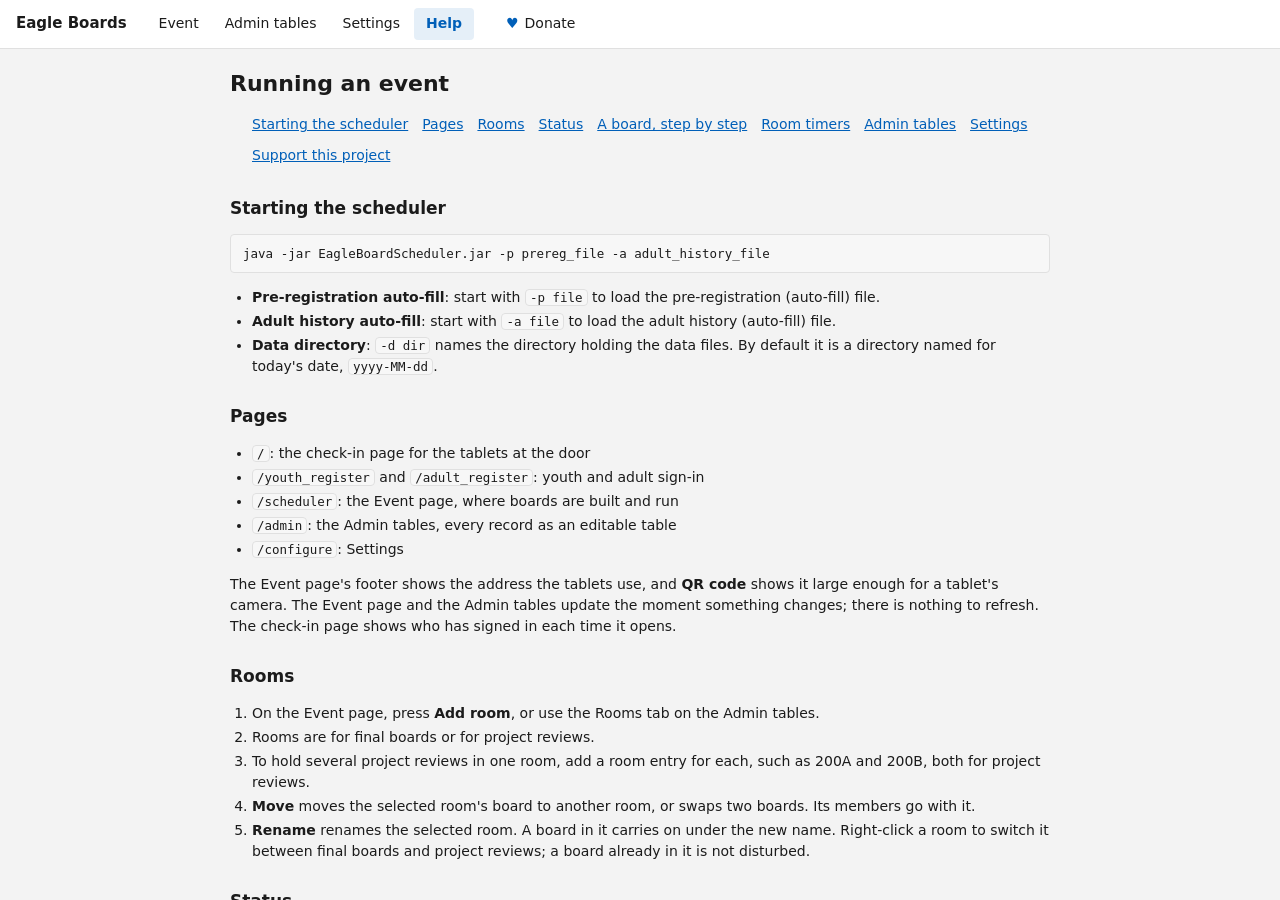
<file: src/main/resources/shkc/core/WEBROOT/help.html>
<!DOCTYPE html>
<html lang="en">
   <head>
      <meta charset="UTF-8"/>
      <meta name="viewport" content="width=device-width, initial-scale=1"/>
      <meta name="color-scheme" content="light dark"/>
      <title>Help: Eagle Boards</title>
      <link rel="stylesheet" href="eb-app.css"/>
   </head>
   <body class="eb-app">
      <header class="eb-appbar">
         <span class="eb-brand">Eagle Boards</span>
         <nav class="eb-nav" aria-label="Pages">
            <a href="/scheduler">Event</a>
            <a href="/admin" title="Every record as an editable table: correct a result, change someone's roles">Admin tables</a>
            <a href="/configure" title="Room timers and other settings">Settings</a>
            <a href="/help" aria-current="page">Help</a>
         </nav>
         <a class="eb-donate" href="/configure#support" title="Ways to support this project">Donate</a>
      </header>

      <main class="eb-page">
      <div class="eb-page-inner">
         <h1>Running an event</h1>
         <ul class="eb-toc">
            <li><a href="#Running">Starting the scheduler</a></li>
            <li><a href="#Pages">Pages</a></li>
            <li><a href="#Rooms">Rooms</a></li>
            <li><a href="#Status">Status</a></li>
            <li><a href="#Process">A board, step by step</a></li>
            <li><a href="#Timers">Room timers</a></li>
            <li><a href="#Admin">Admin tables</a></li>
            <li><a href="#Settings">Settings</a></li>
            <li><a href="#Support">Support this project</a></li>
         </ul>

         <h2 id="Running">Starting the scheduler</h2>
         <pre>java -jar EagleBoardScheduler.jar -p prereg_file -a adult_history_file</pre>
         <ul>
            <li><b>Pre-registration auto-fill</b>: start with <code>-p file</code> to load the pre-registration
               (auto-fill) file.</li>
            <li><b>Adult history auto-fill</b>: start with <code>-a file</code> to load the adult history
               (auto-fill) file.</li>
            <li><b>Data directory</b>: <code>-d dir</code> names the directory holding the data files. By default
               it is a directory named for today's date, <code>yyyy-MM-dd</code>.</li>
         </ul>

         <h2 id="Pages">Pages</h2>
         <ul>
            <li><code>/</code>: the check-in page for the tablets at the door</li>
            <li><code>/youth_register</code> and <code>/adult_register</code>: youth and adult sign-in</li>
            <li><code>/scheduler</code>: the Event page, where boards are built and run</li>
            <li><code>/admin</code>: the Admin tables, every record as an editable table</li>
            <li><code>/configure</code>: Settings</li>
         </ul>
         <p>The Event page's footer shows the address the tablets use, and <b>QR code</b> shows it large enough
            for a tablet's camera. The Event page and the Admin tables update the moment something changes;
            there is nothing to refresh. The check-in page shows who has signed in each time it opens.</p>

         <h2 id="Rooms">Rooms</h2>
         <ol>
            <li>On the Event page, press <b>Add room</b>, or use the Rooms tab on the Admin tables.</li>
            <li>Rooms are for final boards or for project reviews.</li>
            <li>To hold several project reviews in one room, add a room entry for each, such as 200A and
               200B, both for project reviews.</li>
            <li><b>Move</b> moves the selected room's board to another room, or swaps two boards. Its members
               go with it.</li>
            <li><b>Rename</b> renames the selected room. A board in it carries on under the new name. Right-click a
               room to switch it between final boards and project reviews; a board already in it is not
               disturbed.</li>
         </ol>

         <h2 id="Status">Status</h2>
         <ul>
            <li><b>Waiting</b> (stored as Registered): signed in and ready to be seated.</li>
            <li><b>Seated</b>: the adults are in the room with the application, references, and project
               workbook. The youth is still outside.</li>
            <li><b>In review</b> (stored as InProgress): the youth is in the board room.</li>
            <li><b>Completed</b>: the board is over and its decision is recorded as the result.</li>
            <li><b>Postponed</b>: the youth arrived unprepared and was sent away without seeing a board. This is
               decided before a board is seated; once the board has met the youth, its decision is the result.</li>
         </ul>

         <h2 id="Process">A board, step by step</h2>
         <ol>
            <li><b>Sign-in.</b> Youth and adults sign in on the check-in page.</li>
            <li><b>Paperwork check.</b> As youth sign in, check their write-ups and paperwork. This happens off
               screen. If the paperwork is not in order, select the youth and press <b>Postpone</b>; they can
               come back another month.</li>
            <li><b>Seating.</b> Once the paperwork is in order:
               <ol>
                  <li>Select the youth in the Youth list. It holds everyone who has signed in, in three groups:
                     Waiting, On a board, then Finished. Their board is built in the details pane on the right.</li>
                  <li>The scheduler proposes a board: a room, a chair, and the right number of members.
                     It picks with the whole waiting line in mind: it keeps adults who can chair free for
                     the boards still to come, and uses adults whose troop rules them out for youth still
                     waiting. If there aren't enough adults to do that, it still proposes the best board it can.</li>
                  <li>Under Board members, the rules are checked as you go: too few or too many members,
                     nobody who may chair, someone from the youth's own unit, or no free room. Beside an adult's
                     name, the Wood Badge mark (a banded pentagon) shows someone counting the event toward a Wood
                     Badge ticket item, and a warning triangle someone from the youth's own unit.</li>
                  <li>Until you change it, the proposed board keeps up with the event: when an adult signs in,
                     goes home, or leaves a board, it is proposed again.</li>
                  <li>To choose someone yourself, remove who you don't want (&times;) and press <b>Add</b> beside
                     an adult under Add members. <b>Fill the rest</b> then completes the board around the people you
                     chose; <b>Start over</b> proposes a whole new board. Tick <b>Show everyone</b> to see adults on
                     another board, gone home, or not serving on this kind of board.</li>
                  <li>The chair is the member with <b>Chair</b> marked. Only adults who may chair this kind of board
                     can be marked.</li>
                  <li>To use a different room, choose it under Room, or click a free room card.</li>
                  <li>Press <b>Seat board</b> (or Ctrl+Enter). The youth is now Seated.</li>
               </ol>
            </li>
            <li><b>Starting the review.</b> When the members have finished reading:
               <ol>
                  <li>Select the youth, or click their room card.</li>
                  <li>Under Leaders and parents, the details pane lists the adult who introduces the youth to the board (usually their Scoutmaster, or a leader standing in) and
                     where they are. <b>Locate</b> also looks for their leaders and parents by name and unit, and
                     <b>Link an adult</b> records someone who didn't say so at sign-in.</li>
                  <li>Press <b>Start review</b> (or Ctrl+Enter). For a board of review it names whom to fetch to introduce the youth, and where they are: the adult linked to them, or else their leader. A project review has no introduction.</li>
                  <li>Fetch the youth, and whoever introduces them, then press <b>Start review</b> in the confirmation.</li>
               </ol>
            </li>
            <li><b>Someone has to leave a board</b>, or the chair changes hands: select the youth and press
               <b>Change members</b>. Remove and add people the same way as when seating, then <b>Save members</b>.
               The room timer keeps running.</li>
            <li><b>Completing.</b> When the board has decided:
               <ol>
                  <li>Select the youth, or click their room card, and press <b>Complete</b> (or Ctrl+Enter).</li>
                  <li>Enter the board's decision and any notes: <b>Approved</b>; <b>Adjourned</b> (the board
                     postpones its decision); or <b>Not approved</b>.</li>
                  <li>The message that follows names the youth's leaders and parents who have signed in, so they
                     can be fetched. The room and its members are free again.</li>
               </ol>
            </li>
            <li><b>Undo.</b> Every step, member change, room move, and Link or Disable can be taken back with the
               <b>Undo</b> button in the message that follows it, or Ctrl+Z. Reset and Postpone ask first instead.</li>
            <li><b>Correcting a result.</b> On the Admin tables' Boards tab, change the Result. If the
               result was recorded against the wrong youth, give the youth who was actually reviewed the status
               Completed, the Result, Chair, and Members, and set the other youth's status back to Registered with
               the Result, Chair, and Members cleared. They can then be seated for their own board.</li>
         </ol>

         <h2 id="Timers">Room timers</h2>
         <p>Each room card shows how long its board has been in its current step, with a stopwatch, and the
            clock restarts at each step. While a board is convening (Seated), the timer turns overdue once the
            members have kept the youth waiting too long. Once the review starts, it shows running long and
            then overdue at the times set for final boards or project reviews. Running long is a timer clock on
            an orange tint; overdue is an alarm clock on a solid pink-red fill, so the two differ in shape and
            in lightness, not only in color. A tooltip says what each means. They are a prompt to check on the
            room, not a limit: nothing stops a board that needs longer. Set the times on the Settings page.</p>

         <h2 id="Find">Find a person</h2>
         <p>To find which room someone is in, a youth or an adult, type part of their name in <b>Find a person</b>
            under the Rooms heading (Ctrl+F goes there). The room cards narrow to the rooms holding a match, or a room
            by that name, and a line below the box says where anyone found in no room is: is waiting, isn't on a
            board, has gone home, has finished, or was postponed. Enter opens the first room found, or the youth; Esc
            clears it.</p>

         <h2 id="Admin">Admin tables</h2>
         <p>The Admin tables hold every record as an editable table:</p>
         <ul>
            <li><b>Boards</b>: every youth's board and result; correct a result here.</li>
            <li><b>Youth</b>: the youth signed in, and their details.</li>
            <li><b>Youth scheduled</b>: the youth who signed up ahead of time.</li>
            <li><b>Adults</b>: the adults signed in. Promote someone to chair here; their name, unit, contact, and
               roles change in the adult history too. <b>Add adult…</b> signs in someone who would rather not
               use the tablet: search the adult history to fill the form in for someone who has served before.</li>
            <li><b>Adult history CSV</b>: every adult who has ever signed in, read-only. <b>Last event</b> is when
               they last signed in. <b>Sign in for today</b> puts the selected adult on today's list.</li>
            <li><b>Rooms</b>: add and remove rooms.</li>
            <li><b>Approved proposals</b>: every project proposal approved at an earlier event in this data folder,
               however long ago, for a youth who comes to their board without the signed page: who, their unit,
               when, the chair, and the other members. Read only; the line above it says which events were read.</li>
         </ul>
         <p>A youth's Status is read-only in the tables. It changes only through the Event page's steps (Seat
            board, Start review, Complete, Postpone, Reset, and Undo), which take and free a room and its members.
            A result recorded against the wrong youth is taken back with Undo on the Event page, straight
            away.</p>

         <h2 id="Settings">Settings</h2>
         <ul>
            <li>The room timer times, for convening, final boards, and project reviews.</li>
         </ul>

         <h2 id="Support">Support this project</h2>
         <p>The scheduler is free, and built and kept up by a volunteer. If it helps your district's board
            events, you can chip in through any of these. The Donate link at the top of every page opens the
            same list in Settings.</p>
         <ul class="eb-support-links">
            <li><a href="https://github.com/sponsors/deekayen" target="_blank" rel="noopener">GitHub Sponsors</a></li>
            <li><a href="https://ko-fi.com/deekayen" target="_blank" rel="noopener">Ko-fi</a></li>
            <li><a href="https://liberapay.com/deekayen" target="_blank" rel="noopener">Liberapay</a></li>
            <li><a href="https://paypal.me/deekayen" target="_blank" rel="noopener">PayPal</a></li>
            <li><a href="https://venmo.com/drdnorman" target="_blank" rel="noopener">Venmo</a></li>
            <li><a href="https://buymeacoff.ee/deekayen" target="_blank" rel="noopener">Buy Me a Coffee</a></li>
         </ul>
      </div>
      </main>
   </body>
</html>
</file>
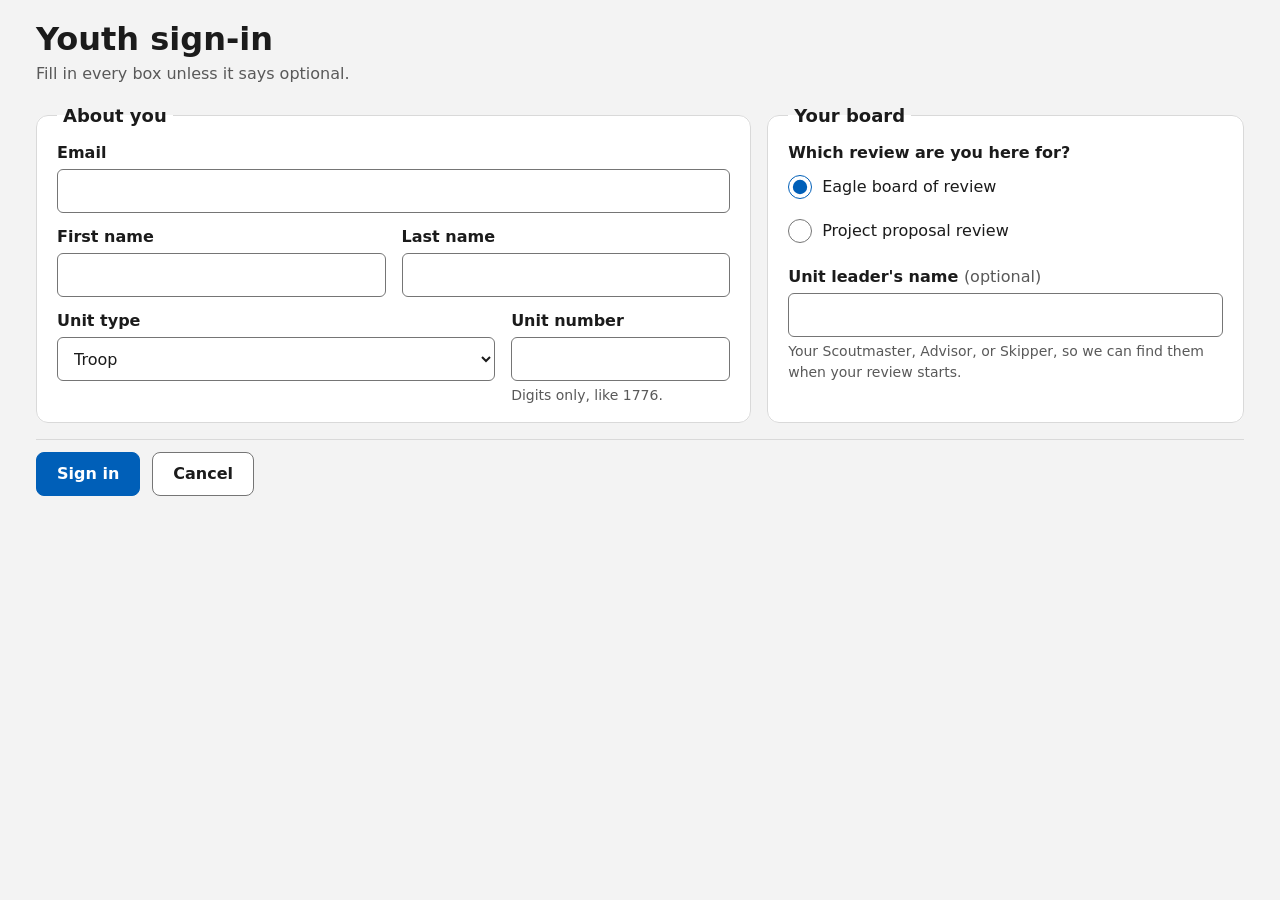
<file: src/main/resources/shkc/core/WEBROOT/youth_register.html>
<!DOCTYPE html>
<html lang="en">
   <head>
      <meta charset="UTF-8">
      <meta name="viewport" content="width=device-width, initial-scale=1">
      <meta name="color-scheme" content="light dark">
      <title>Youth sign-in: Eagle Boards</title>
      <link rel="stylesheet" href="checkin.css">
      <script src="checkin.js"></script>
   </head>
   <!-- Shared by every version of Eagle Boards (eagleboards-shared/checkin).
        Edit it there, not in a version's copy.

        Labels above their fields, which people complete faster than labels
        beside them. On a laptop the form spreads into columns so all of it,
        and Sign in, fits without scrolling; on a phone it is one column. The
        Sign in bar stays pinned to the bottom of the window either way, for
        anyone who can't scroll with a trackpad. No birthdate and no phone
        number: nothing uses either (SPEC.md D-7, D-8). -->
   <body>
      <main class="page form-page">
         <h1>Youth sign-in</h1>
         <p class="lead">Fill in every box unless it says optional.</p>

         <div id="errorSummary" class="status error" role="alert"></div>

         <form id="signInForm">
            <input type="hidden" name="ID" value="">

            <div class="form-columns">
               <fieldset>
                  <legend>About you</legend>
                  <div class="field">
                     <label for="Email">Email</label>
                     <!-- type="text", not "email": NONE is a legal answer and
                          type="email" would refuse it. inputmode still brings up
                          the @ keyboard on a tablet. -->
                     <input type="text" id="Email" name="Email" required
                            inputmode="email" autocomplete="email" autocapitalize="off" spellcheck="false"
                            data-required="Enter your email, or NONE if you don't have one.">
                  </div>
                  <div class="pair">
                     <div class="field">
                        <label for="First">First name</label>
                        <input type="text" id="First" name="First" required autocomplete="given-name">
                     </div>
                     <div class="field">
                        <label for="Last">Last name</label>
                        <input type="text" id="Last" name="Last" required autocomplete="family-name">
                     </div>
                  </div>
                  <div class="pair unit">
                     <div class="field">
                        <label for="UnitType">Unit type</label>
                        <select id="UnitType" name="UnitType" required>
                           <option value="Troop">Troop</option>
                           <option value="Post">Post</option>
                           <option value="Crew">Crew</option>
                           <option value="Ship">Ship</option>
                        </select>
                     </div>
                     <div class="field">
                        <label for="Unit">Unit number</label>
                        <input type="text" id="Unit" name="Unit" required inputmode="numeric" pattern="[0-9]+"
                               aria-describedby="Unit-hint"
                               data-required="Enter your unit number."
                               data-pattern="Unit number takes digits only, like 1776.">
                        <p class="hint" id="Unit-hint">Digits only, like 1776.</p>
                     </div>
                  </div>
               </fieldset>

               <fieldset>
                  <legend>Your board</legend>
                  <!-- Radio buttons, not a dropdown: two choices, both in view,
                       one click, nothing to open with a trackpad. The values
                       stay "Final" and "Project": they are what is stored, and
                       they match the rooms and the room timers. -->
                  <fieldset class="nested radios">
                     <legend>Which review are you here for?</legend>
                     <label class="check">
                        <input type="radio" name="BoardType" value="Final" id="BoardType" checked>
                        <span>Eagle board of review</span>
                     </label>
                     <label class="check">
                        <input type="radio" name="BoardType" value="Project" id="BoardType-project">
                        <span>Project proposal review</span>
                     </label>
                  </fieldset>
                  <div class="field">
                     <label for="Leader">Unit leader's name <span class="optional">(optional)</span></label>
                     <input type="text" id="Leader" name="Leader" autocomplete="off" aria-describedby="Leader-hint">
                     <p class="hint" id="Leader-hint">Your Scoutmaster, Advisor, or Skipper, so we can find them when your review starts.</p>
                  </div>
               </fieldset>
            </div>

            <div class="action-bar">
               <div class="actions">
                  <button type="submit" class="primary" id="submitButton">Sign in</button>
                  <button type="button" id="cancelButton">Cancel</button>
               </div>
               <p id="formStatus" class="status" role="status"></p>
            </div>
         </form>

         <dialog id="leaveDialog" aria-labelledby="leaveHeading">
            <h2 id="leaveHeading">Leave without signing in?</h2>
            <p>What you've typed here will be cleared.</p>
            <div class="actions">
               <button type="button" class="primary" id="keepButton">Keep signing in</button>
               <button type="button" id="leaveButton">Leave</button>
            </div>
         </dialog>
      </main>
      <script>
         ebSignInForm(document.getElementById("signInForm"), {
            registerPath: "/register-youth",
            lookupPath: "/api/youth-lookup",
            prefill: ["ID", "Last", "First", "UnitType", "Unit", "BoardType", "Leader"],
            send: ["Email", "ID", "Last", "First", "UnitType", "Unit", "BoardType", "Leader"]
         });
      </script>
   </body>
</html>
</file>
<file: src/main/resources/shkc/core/WEBROOT/eb-app.css>
/* ========================================================================
   eb-app.css, the operator pages' look, built from the system's own:
   system font, light/dark appearance, and accent color (SPEC.md D-16).
   Status colors are the shared status palette (--eb-st-*, D-13), never
   settings (D-19), and every status also carries text and an icon, so color
   is never the only cue. The Event page (scheduler.html) uses it; the other operator pages
   are to follow.
   ======================================================================== */

:root {
   color-scheme: light dark;

   --eb-font: system-ui, -apple-system, "Segoe UI Variable Text", "Segoe UI", Roboto, "Helvetica Neue", sans-serif;

   --eb-bg: #f3f3f3;
   --eb-surface: #ffffff;
   --eb-surface-alt: #f7f7f7;
   --eb-hover: rgba(0, 0, 0, 0.045);
   --eb-pressed: rgba(0, 0, 0, 0.08);
   --eb-line: #e0e0e0;
   --eb-line-strong: #c4c4c4;
   --eb-text: #1b1b1b;
   --eb-text-2: #5d5d5d;

   --eb-accent: #005fb8;
   --eb-accent-text: #ffffff;
   --eb-accent-soft: rgba(0, 95, 184, 0.10);
   --eb-accent-fg: #005fb8;

   --eb-warn-bg: #fff4ce;
   --eb-warn-fg: #7a5b00;
   --eb-error-bg: #fde7e9;
   --eb-error-fg: #b3261e;
   --eb-ok-bg: #dff6dd;
   --eb-ok-fg: #0f6b1d;
   --eb-neutral-bg: #ececec;
   --eb-neutral-fg: #4a4a4a;

   /* The status palette all three versions share (SPEC.md D-13 in
      eagleboards-shared, measured there by check-palette.js for contrast and
      color blindness). Change it there first. Pills are -fg on -bg. */
   --eb-st-neutral-bg: #dddddd;
   --eb-st-neutral-fg: #5b5a5b;
   --eb-st-seated-bg: #f3dfc4;
   --eb-st-seated-fg: #875107;
   --eb-st-review-bg: #c9e3ea;
   --eb-st-review-fg: #146377;
   --eb-st-completed-bg: #ddd7ef;
   --eb-st-completed-fg: #5e4aa0;
   --eb-st-long-bg: #f8d9ce;
   --eb-st-long-fg: #994122;
   --eb-st-overdue-bg: #c23d65;
   --eb-st-overdue-fg: #ffffff;

   --eb-radius: 8px;
   --eb-radius-sm: 4px;
   --eb-shadow: 0 8px 24px rgba(0, 0, 0, 0.18), 0 1px 3px rgba(0, 0, 0, 0.12);
}

@media (prefers-color-scheme: dark) {
   :root {
      --eb-bg: #1c1c1c;
      --eb-surface: #272727;
      --eb-surface-alt: #2e2e2e;
      --eb-hover: rgba(255, 255, 255, 0.06);
      --eb-pressed: rgba(255, 255, 255, 0.10);
      --eb-line: #3a3a3a;
      --eb-line-strong: #555555;
      --eb-text: #f2f2f2;
      --eb-text-2: #b4b4b4;

      --eb-accent: #4cc2ff;
      --eb-accent-text: #000000;
      --eb-accent-soft: rgba(76, 194, 255, 0.14);
      --eb-accent-fg: #7fd4ff;

      --eb-warn-bg: #433519;
      --eb-warn-fg: #ffd88a;
      --eb-error-bg: #442726;
      --eb-error-fg: #ffb4ab;
      --eb-ok-bg: #1f3b22;
      --eb-ok-fg: #9fe0a4;
      --eb-neutral-bg: #3a3a3a;
      --eb-neutral-fg: #d6d6d6;

      --eb-st-neutral-bg: #565457;
      --eb-st-neutral-fg: #d4d3d3;
      --eb-st-seated-bg: #685b3e;
      --eb-st-seated-fg: #ffdd78;
      --eb-st-review-bg: #425c62;
      --eb-st-review-fg: #9ae5ee;
      --eb-st-completed-bg: #504a65;
      --eb-st-completed-fg: #cbc2f7;
      --eb-st-long-bg: #67493e;
      --eb-st-long-fg: #fdbe9f;
      --eb-st-overdue-bg: #ff6188;
      --eb-st-overdue-fg: #221f22;
      --eb-shadow: 0 8px 24px rgba(0, 0, 0, 0.5), 0 1px 3px rgba(0, 0, 0, 0.4);
   }
}

/* The system accent where the browser exposes it (Safari, Firefox). */
@supports (color: AccentColor) {
   :root {
      --eb-accent: AccentColor;
      --eb-accent-text: AccentColorText;
      --eb-accent-fg: AccentColor;
      --eb-accent-soft: color-mix(in srgb, AccentColor 14%, transparent);
   }
}

*, *::before, *::after { box-sizing: border-box; }

html, body { height: 100%; }

body.eb-app {
   margin: 0;
   font: 14px/1.4 var(--eb-font);
   color: var(--eb-text);
   background: var(--eb-bg);
   accent-color: var(--eb-accent);
   display: flex;
   flex-direction: column;
   overflow: hidden;
}

h2, h3 { margin: 0; font-weight: 600; }
h2 { font-size: 16px; }
h3 { font-size: 14px; }
a { color: var(--eb-accent-fg); }
[hidden] { display: none !important; }

.eb-visually-hidden {
   position: absolute; width: 1px; height: 1px; overflow: hidden;
   clip: rect(0 0 0 0); white-space: nowrap;
}
.eb-spacer { flex: 1 1 auto; }
.eb-hint { color: var(--eb-text-2); font-size: 12.5px; }
.eb-warn-text { color: var(--eb-warn-fg); font-weight: 600; }
.eb-accent-text { color: var(--eb-accent-fg); }

.eb-icon {
   width: 12px; height: 12px;
   flex: 0 0 auto;
   vertical-align: -1px;
}

/* ---------------------------------------------------------------- controls */
button, .eb-button, select, input[type=search], input[type=text], textarea {
   font: inherit;
   color: var(--eb-text);
}

button, .eb-button {
   display: inline-flex;
   align-items: center;
   gap: 6px;
   min-height: 30px;
   padding: 4px 12px;
   border: 1px solid var(--eb-line-strong);
   border-radius: var(--eb-radius-sm);
   background: var(--eb-surface);
   text-decoration: none;
   cursor: pointer;
   white-space: nowrap;
}
button:hover, .eb-button:hover { background: var(--eb-surface-alt); }
button:active, .eb-button:active { background: var(--eb-pressed); }
button:disabled { opacity: 0.45; cursor: default; }
button:disabled:hover { background: var(--eb-surface); }

button.eb-accent {
   background: var(--eb-accent);
   border-color: var(--eb-accent);
   color: var(--eb-accent-text);
   font-weight: 600;
}
button.eb-accent:hover { filter: brightness(1.08); background: var(--eb-accent); }
button.eb-accent:disabled:hover { filter: none; }

.eb-icon-button {
   min-height: 28px;
   width: 28px;
   padding: 0;
   justify-content: center;
   border-color: transparent;
   background: transparent;
}
.eb-icon-button:hover { background: var(--eb-hover); }

select, input[type=search], input[type=text], textarea {
   min-height: 30px;
   padding: 4px 8px;
   border: 1px solid var(--eb-line-strong);
   border-radius: var(--eb-radius-sm);
   background: var(--eb-surface);
}
input[type=search], #d-room { width: 100%; }

:focus-visible {
   outline: 2px solid var(--eb-accent);
   outline-offset: 1px;
}

.eb-check {
   display: inline-flex;
   align-items: center;
   gap: 4px;
   font-size: 13px;
   cursor: pointer;
   white-space: nowrap;
}

/* ------------------------------------------------------------------ app bar */
.eb-appbar {
   flex: 0 0 auto;
   display: flex;
   align-items: center;
   gap: 20px;
   padding: 8px 16px;
   background: var(--eb-surface);
   border-bottom: 1px solid var(--eb-line);
}
.eb-brand { font-weight: 700; font-size: 15px; }
.eb-nav { display: flex; gap: 2px; }
.eb-nav a {
   padding: 6px 12px;
   border-radius: var(--eb-radius-sm);
   color: var(--eb-text);
   text-decoration: none;
}
.eb-nav a:hover { background: var(--eb-hover); }
.eb-nav a[aria-current=page] {
   background: var(--eb-accent-soft);
   color: var(--eb-accent-fg);
   font-weight: 600;
}
.eb-appbar-end { margin-left: auto; display: flex; gap: 8px; }

/* The Donate link (SPEC.md D-17): beside the pages, never in the event's
   panes. It goes to Settings' Support section. */
.eb-donate {
   padding: 6px 12px;
   border-radius: var(--eb-radius-sm);
   color: var(--eb-text);
   text-decoration: none;
}
.eb-donate:hover { background: var(--eb-hover); }
.eb-donate::before { content: "\2665\FE0E"; margin-right: 6px; color: var(--eb-accent-fg); }

/* ------------------------------------------------------------------- layout */
.eb-event {
   flex: 1 1 auto;
   min-height: 0;
   display: grid;
   grid-template-columns: minmax(250px, 22rem) minmax(300px, 1fr) minmax(330px, 27rem);
   grid-template-areas: "queue rooms details";
   gap: 12px;
   padding: 12px;
}
#queue-panel { grid-area: queue; }
#rooms-panel { grid-area: rooms; }
#details-panel { grid-area: details; }

/* A laptop too narrow for three columns: rooms go under the queue, and the
   details pane keeps its full height beside both. */
@media (max-width: 1100px) {
   .eb-event {
      grid-template-columns: minmax(240px, 1fr) minmax(320px, 1fr);
      grid-template-rows: minmax(0, 1fr) minmax(0, 1fr);
      grid-template-areas: "queue details" "rooms details";
   }
}

/* A phone or tablet in portrait: one column, and the page scrolls. */
@media (max-width: 700px) {
   body.eb-app { overflow: auto; height: auto; }
   .eb-appbar { flex-wrap: wrap; gap: 8px; }
   .eb-appbar-end { margin-left: 0; }
   .eb-event {
      grid-template-columns: 1fr;
      grid-template-rows: none;
      grid-template-areas: "queue" "details" "rooms";
   }
   .eb-panel { max-height: 80vh; }
}

.eb-panel {
   min-height: 0;
   min-width: 0;
   display: flex;
   flex-direction: column;
   background: var(--eb-surface);
   border: 1px solid var(--eb-line);
   border-radius: var(--eb-radius);
}
.eb-panel-head {
   flex: 0 0 auto;
   display: flex;
   align-items: center;
   gap: 8px;
   padding: 12px 12px 8px;
}
.eb-panel-head select { margin-left: auto; }
.eb-panel-tools { flex: 0 0 auto; padding: 0 12px 8px; }
.eb-panel-scroll {
   flex: 1 1 auto;
   min-height: 0;
   overflow: auto;
   padding: 0 12px 12px;
}

/* -------------------------------------------------------------- youth list */
.eb-group {
   padding: 10px 4px 4px;
   font-size: 12.5px;
   font-weight: 600;
   color: var(--eb-text-2);
}
.eb-group-empty { margin: 2px 4px 6px; }

.eb-queue-item {
   position: relative;
   display: flex;
   align-items: flex-start;
   gap: 8px;
   padding: 6px 8px 6px 12px;
   border-radius: var(--eb-radius-sm);
   cursor: pointer;
}
.eb-queue-item:hover { background: var(--eb-hover); }
.eb-queue-item.selected { background: var(--eb-pressed); }
.eb-queue-item.selected::before {
   content: "";
   position: absolute;
   left: 2px; top: 8px; bottom: 8px;
   width: 3px;
   border-radius: 2px;
   background: var(--eb-accent);
}
.eb-queue-main, .eb-member-main {
   flex: 1 1 auto;
   min-width: 0;
   display: flex;
   flex-direction: column;
}
.eb-queue-name { font-weight: 500; }
.eb-queue-side {
   flex: 0 0 auto;
   display: flex;
   flex-direction: column;
   align-items: flex-end;
   gap: 2px;
}

/* ------------------------------------------------------------ status pills */
.eb-pill {
   display: inline-flex;
   align-items: center;
   gap: 5px;
   padding: 1px 8px;
   border-radius: 999px;
   font-size: 12.5px;
   font-weight: 500;
   white-space: nowrap;
   background: var(--eb-st-neutral-bg);
   color: var(--eb-st-neutral-fg);
}
.eb-pill-seated { background: var(--eb-st-seated-bg); color: var(--eb-st-seated-fg); }
.eb-pill-inprogress { background: var(--eb-st-review-bg); color: var(--eb-st-review-fg); }
.eb-pill-completed { background: var(--eb-st-completed-bg); color: var(--eb-st-completed-fg); }

/* -------------------------------------------------------------- room cards */
.eb-room-grid {
   display: grid;
   grid-template-columns: repeat(auto-fill, minmax(180px, 1fr));
   gap: 8px;
}
.eb-room {
   display: flex;
   flex-direction: column;
   align-items: stretch;
   gap: 2px;
   min-height: 112px;
   padding: 10px 12px;
   text-align: left;
   white-space: normal;
   background: var(--eb-surface-alt);
   border: 1px solid var(--eb-line);
   border-radius: var(--eb-radius-sm);
}
.eb-room:hover { background: var(--eb-hover); }
.eb-room.selected { border-color: var(--eb-accent); box-shadow: inset 0 0 0 1px var(--eb-accent); }
.eb-room.target { border-style: dashed; border-color: var(--eb-accent); }
.eb-room-warn { border-left: 4px solid var(--eb-st-long-fg); }
.eb-room-over { border-left: 4px solid var(--eb-st-overdue-bg); }
.eb-room-head { display: flex; align-items: baseline; gap: 8px; }
.eb-room-name { font-weight: 600; flex: 1 1 auto; }
.eb-room-youth { margin-top: 6px; font-weight: 500; }
.eb-room-members { display: flex; flex-direction: column; font-size: 12.5px; color: var(--eb-text-2); }
.eb-room-members .eb-chair { color: var(--eb-text); }
.eb-room-members .eb-icon { margin-right: 4px; }
.eb-room-free { margin-top: 6px; color: var(--eb-text-2); }
.eb-room.target .eb-room-free { color: var(--eb-accent-fg); font-weight: 500; }

.eb-timer {
   display: inline-flex;
   align-items: center;
   gap: 4px;
   font-weight: 600;
   font-size: 12.5px;
   white-space: nowrap;
}
/* A clock per state (D-13): a stopwatch on time, a timer clock on the orange
   tint running long, an alarm clock on the solid fill overdue. */
.eb-timer-ok { color: var(--eb-text-2); }
.eb-timer-warn { color: var(--eb-st-long-fg); background: var(--eb-st-long-bg); padding: 0 6px; border-radius: 999px; }
.eb-timer-over { color: var(--eb-st-overdue-fg); background: var(--eb-st-overdue-bg); padding: 0 6px; border-radius: 999px; }
.eb-timer .eb-icon { width: 13px; height: 13px; }

/* ----------------------------------------------------------- details pane */
.eb-details { padding-top: 16px; }
.eb-details h3 { margin: 16px 0 6px; }
.eb-details-empty {
   height: 100%;
   display: flex;
   align-items: center;
   justify-content: center;
   text-align: center;
   color: var(--eb-text-2);
   padding: 24px;
}
.eb-details-head h2 { font-size: 20px; }
.eb-details-head .eb-hint { margin: 2px 0 6px; }
.eb-section-head { display: flex; align-items: center; gap: 6px; margin: 16px 0 6px; }
.eb-section-head h3 { margin: 0; }
.eb-section-gap { margin-top: 20px; }
.eb-details .eb-hint { margin: 0 0 8px; }

.eb-member-list, .eb-adult-list, .eb-rules { list-style: none; margin: 0; padding: 0; }
.eb-member, .eb-adult {
   display: flex;
   align-items: center;
   gap: 8px;
   padding: 6px 8px;
   border-radius: var(--eb-radius-sm);
}
.eb-member-list .eb-member {
   border: 1px solid var(--eb-line);
   background: var(--eb-surface-alt);
   margin-bottom: 4px;
}
.eb-member-main .eb-icon { margin-right: 4px; color: var(--eb-accent-fg); }
/* The marks after an adult's name (SPEC.md D-20): the Wood Badge pentagon in
   its own colors, and the same-unit warning. */
.eb-mark {
   display: inline-flex;
   margin-left: 5px;
   vertical-align: -2px;
}
.eb-mark-wb { width: 15px; height: 15px; }
.eb-member-main .eb-mark-unit .eb-icon { width: 13px; height: 13px; margin-right: 0; color: var(--eb-warn-fg); }
.eb-adult:hover { background: var(--eb-hover); }
.eb-adult.eb-unavailable .eb-member-main > span:first-child { color: var(--eb-text-2); }
.eb-adult-list { margin-top: 6px; }
.eb-member-list > .eb-hint, .eb-adult-list > .eb-hint { padding: 4px 2px; }

.eb-rules { margin: 6px 0 2px; }
.eb-rule {
   display: flex;
   align-items: flex-start;
   gap: 6px;
   padding: 3px 0;
   font-size: 13px;
}
.eb-rule .eb-icon { margin-top: 3px; }
.eb-rule-error { color: var(--eb-error-fg); }
.eb-rule-warn { color: var(--eb-warn-fg); }
.eb-rule-ok { color: var(--eb-ok-fg); }

.eb-actions { display: flex; flex-wrap: wrap; gap: 8px; margin: 12px 0 4px; }

.eb-facts { display: grid; grid-template-columns: max-content 1fr; gap: 4px 12px; margin: 12px 0; }
.eb-facts dt { color: var(--eb-text-2); }
.eb-facts dd { margin: 0; }

/* ------------------------------------------------ footer and QR window */
.eb-footer {
   flex: 0 0 auto;
   display: flex;
   flex-wrap: wrap;
   align-items: center;
   gap: 12px;
   padding: 0 16px 10px;
   font-size: 13px;
   color: var(--eb-text-2);
}
.eb-qr-dialog .eb-dialog-body { text-align: center; }
.eb-qr {
   display: block;
   width: min(60vh, 360px);
   aspect-ratio: 1;
   margin: 4px auto 0;
   image-rendering: pixelated;
}
.eb-qr-url { margin: 12px 0 4px; font-size: 20px; font-weight: 600; word-break: break-all; }

/* --------------------------------------------- persistent messages (D-14) */
.eb-messages:empty, .eb-messages:not(:has(> :not([hidden]))) { display: none; }
.eb-messages { margin: 0 12px 8px; }
.eb-details .eb-messages { margin: 10px 0 4px; }
.eb-messages-page { margin: 8px 12px 0; }
.eb-message {
   display: flex;
   align-items: flex-start;
   gap: 8px;
   padding: 8px 10px;
   border-radius: var(--eb-radius-sm);
   border: 1px solid transparent;
}
.eb-message-error { background: var(--eb-error-bg); color: var(--eb-error-fg); border-color: color-mix(in srgb, var(--eb-error-fg) 30%, transparent); }
.eb-message-ok { background: var(--eb-surface-alt); border-color: var(--eb-line); }
.eb-message-body { flex: 1 1 auto; }
.eb-message-actions { display: flex; align-items: center; gap: 4px; flex: 0 0 auto; }
.eb-message-undo { min-height: 26px; padding: 2px 10px; }
.eb-message-dismiss {
   min-height: 26px; width: 26px; padding: 0;
   justify-content: center;
   border-color: transparent;
   background: transparent;
   color: inherit;
   font-size: 16px;
}

/* ------------------------------------------------ dialogs (P-4) and menus (P-1) */
dialog.eb-dialog {
   min-width: 320px;
   max-width: min(520px, calc(100vw - 32px));
   padding: 0;
   border: 1px solid var(--eb-line);
   border-radius: var(--eb-radius);
   background: var(--eb-surface);
   color: var(--eb-text);
   box-shadow: var(--eb-shadow);
}
dialog.eb-dialog::backdrop { background: rgba(0, 0, 0, 0.35); }
.eb-dialog-title { padding: 20px 24px 0; font-size: 18px; }
.eb-dialog-body { padding: 12px 24px; }
.eb-dialog-body select, .eb-dialog-body input, .eb-dialog-body textarea { margin-top: 4px; max-width: 100%; }
.eb-dialog-buttons {
   display: flex;
   justify-content: flex-end;
   gap: 8px;
   padding: 16px 24px;
   background: var(--eb-surface-alt);
   border-top: 1px solid var(--eb-line);
   border-radius: 0 0 var(--eb-radius) var(--eb-radius);
}
.eb-dialog-buttons button { min-width: 88px; justify-content: center; }

.eb-context-menu {
   position: fixed;
   inset: auto;
   margin: 0;
   padding: 4px;
   min-width: 180px;
   border: 1px solid var(--eb-line);
   border-radius: var(--eb-radius);
   background: var(--eb-surface);
   color: var(--eb-text);
   box-shadow: var(--eb-shadow);
}
.eb-context-menu button {
   display: flex;
   width: 100%;
   border: none;
   background: none;
   min-height: 30px;
}
.eb-context-menu button:hover, .eb-context-menu button:focus-visible { background: var(--eb-hover); }

/* ----------------------------------------------- pages that scroll (Help, Settings) */
.eb-page {
   flex: 1 1 auto;
   min-height: 0;
   overflow: auto;
   padding: 16px;
}
.eb-page-inner { max-width: 820px; margin: 0 auto; }
.eb-page h1 { font-size: 22px; margin: 4px 0 12px; }
.eb-page h2 { margin: 28px 0 8px; font-size: 17px; }
.eb-page h3 { margin: 16px 0 6px; }
.eb-page p, .eb-page li { line-height: 1.5; }
.eb-page ol, .eb-page ul { padding-left: 22px; }
.eb-page li { margin: 3px 0; }
.eb-page code, .eb-page pre {
   font-family: ui-monospace, "SF Mono", Menlo, Consolas, monospace;
   font-size: 12.5px;
   background: var(--eb-surface-alt);
   border: 1px solid var(--eb-line);
   border-radius: var(--eb-radius-sm);
}
.eb-page code { padding: 0 4px; }
.eb-page pre { padding: 10px 12px; overflow-x: auto; }
.eb-toc { display: flex; flex-wrap: wrap; gap: 4px 14px; margin: 0 0 8px; padding: 0; list-style: none; }
.eb-card {
   background: var(--eb-surface);
   border: 1px solid var(--eb-line);
   border-radius: var(--eb-radius);
   padding: 16px 20px;
   margin-bottom: 16px;
}

/* The funding links (Settings, Help): a row of link buttons. */
.eb-support-links { display: flex; flex-wrap: wrap; gap: 8px; list-style: none; margin: 8px 0 0; padding: 0; }
.eb-page .eb-support-links { padding: 0; }
.eb-page .eb-support-links li { margin: 0; }
.eb-support-links a {
   display: inline-flex;
   align-items: center;
   min-height: 30px;
   padding: 4px 12px;
   border: 1px solid var(--eb-line-strong);
   border-radius: var(--eb-radius-sm);
   background: var(--eb-surface);
   color: var(--eb-text);
   text-decoration: none;
}
.eb-support-links a:hover { background: var(--eb-surface-alt); }
.eb-support-links a::after { content: "\2197"; margin-left: 6px; color: var(--eb-text-2); }
/* The Venmo QR code (Settings): the SVG brings its own white ground, so it
   scans the right way round in dark mode too. */
.eb-support-qr { display: flex; align-items: center; gap: 16px; margin: 16px 0 0; }
.eb-support-qr img { width: 132px; height: 132px; border-radius: var(--eb-radius-sm); }
.eb-support-qr figcaption { color: var(--eb-text-2); }

/* Forms (Settings) */
.eb-field {
   display: grid;
   grid-template-columns: 1fr 90px;
   align-items: center;
   gap: 12px;
   padding: 8px 0;
   border-bottom: 1px solid var(--eb-line);
}
.eb-field:last-of-type { border-bottom: none; }
.eb-field input[type=number] {
   min-height: 30px;
   padding: 4px 8px;
   border: 1px solid var(--eb-line-strong);
   border-radius: var(--eb-radius-sm);
   background: var(--eb-surface);
   font: inherit;
   color: var(--eb-text);
   width: 100%;
}
.eb-field .eb-hint { display: block; margin-top: 2px; }

/* ------------------------------------------------------------- tabs (Admin) */
.eb-tabs {
   flex: 0 0 auto;
   display: flex;
   flex-wrap: wrap;
   gap: 2px;
   padding: 8px 12px 0;
   border-bottom: 1px solid var(--eb-line);
}
.eb-tabs button {
   border: none;
   border-radius: var(--eb-radius-sm) var(--eb-radius-sm) 0 0;
   background: transparent;
   padding: 8px 14px;
   position: relative;
}
.eb-tabs button:hover { background: var(--eb-hover); }
.eb-tabs button.active { font-weight: 600; }
.eb-tabs button.active::after {
   content: "";
   position: absolute;
   left: 10px; right: 10px; bottom: -1px;
   height: 3px;
   border-radius: 2px;
   background: var(--eb-accent);
}
.eb-tabpanel { display: none; }
.eb-tabpanel.active {
   flex: 1 1 auto;
   min-height: 0;
   display: flex;
   flex-direction: column;
   padding: 8px 12px 12px;
}
.eb-toolbar {
   flex: 0 0 auto;
   display: flex;
   flex-wrap: wrap;
   align-items: center;
   gap: 8px;
   padding: 0 0 8px;
}
.eb-toolbar .eb-sep { width: 1px; align-self: stretch; background: var(--eb-line); margin: 2px 4px; }
.eb-toolbar label { display: inline-flex; align-items: center; gap: 6px; }
.eb-grid { flex: 1 1 auto; min-height: 0; }
button.eb-danger { color: var(--eb-error-fg); }

/* Tabulator (the Admin tables) in the same theme, light and dark. */
.eb-app .tabulator {
   background: var(--eb-surface);
   border: 1px solid var(--eb-line);
   border-radius: var(--eb-radius-sm);
   color: var(--eb-text);
   font-size: 13px;
}
.eb-app .tabulator .tabulator-header,
.eb-app .tabulator .tabulator-header .tabulator-col {
   background: var(--eb-surface-alt);
   color: var(--eb-text);
   border-color: var(--eb-line);
}
.eb-app .tabulator .tabulator-header { border-bottom: 1px solid var(--eb-line-strong); font-weight: 600; }
.eb-app .tabulator .tabulator-header .tabulator-col.tabulator-sortable:hover { background: var(--eb-hover); }
.eb-app .tabulator .tabulator-header .tabulator-header-filter input,
.eb-app .tabulator .tabulator-header .tabulator-header-filter select {
   background: var(--eb-surface);
   color: var(--eb-text);
   border: 1px solid var(--eb-line-strong);
   border-radius: 3px;
   padding: 2px 4px;
   font-weight: 400;
}
.eb-app .tabulator .tabulator-tableholder { background: var(--eb-surface); }
.eb-app .tabulator .tabulator-tableholder .tabulator-placeholder span { color: var(--eb-text-2); }
.eb-app .tabulator-row { background: var(--eb-surface); color: var(--eb-text); border-bottom: 1px solid var(--eb-line); }
.eb-app .tabulator-row.tabulator-row-even { background: var(--eb-surface-alt); }
.eb-app .tabulator-row .tabulator-cell { border-right: 1px solid var(--eb-line); }
.eb-app .tabulator-row.tabulator-selectable:hover { background: var(--eb-hover); }
.eb-app .tabulator-row.tabulator-selected,
.eb-app .tabulator-row.tabulator-selected:hover { background: var(--eb-accent-soft); }
.eb-app .tabulator-row .tabulator-cell.tabulator-editing { border: 1px solid var(--eb-accent); }
.eb-app .tabulator-row .tabulator-cell.tabulator-editing input,
.eb-app .tabulator-row .tabulator-cell.tabulator-editing select { background: var(--eb-surface); color: var(--eb-text); }
.eb-app .tabulator-edit-list { background: var(--eb-surface); color: var(--eb-text); border: 1px solid var(--eb-line); }
.eb-app .tabulator-edit-list .tabulator-edit-list-item { color: var(--eb-text); }
.eb-app .tabulator-edit-list .tabulator-edit-list-item:hover,
.eb-app .tabulator-edit-list .tabulator-edit-list-item.active { background: var(--eb-accent); color: var(--eb-accent-text); }

/* ---------------------------------------------- high contrast (D-13, D-16) */
@media (forced-colors: active) {
   .eb-pill, .eb-timer-warn, .eb-timer-over, .eb-room, .eb-member { border: 1px solid CanvasText; }
   .eb-timer-over { forced-color-adjust: none; background: Highlight; color: HighlightText; border-color: HighlightText; }
   .eb-queue-item.selected, .eb-room.selected { outline: 2px solid Highlight; }
   .eb-queue-item.selected::before { background: Highlight; }
   .eb-mark-wb { forced-color-adjust: none; }
}
</file>
<file: src/main/resources/shkc/core/WEBROOT/checkin.css>
/* ========================================================================
   checkin.css: the check-in pages the tablets at the door load, shared by
   every version of Eagle Boards (see README.md in this folder).

   Built to WCAG 2.2 AA. Every text and control color below is a pair that
   scripts/check-contrast.js measures, in light and in dark; do not add a
   color without adding its pair there. In brief:

     1.4.3  text        4.5:1 or better (all pairs here are 4.5:1+,
                         including the large text that only needs 3:1)
     1.4.11 controls     field borders and the focus ring 3:1 or better
     1.4.1  color        errors and states also say so in words
     1.4.4, 1.4.10, 1.4.12  sizes in rem, one column at 320px, no fixed
                         heights on text, so zoom and text spacing reflow
     2.4.7  focus        a 3px ring on every control, never removed
     2.5.8  targets      every control at least 44px tall
     2.4.11 focus        the pinned Sign in bar never hides the field in
                         focus (scroll-padding-bottom)

   Built for a shared laptop, too: on a laptop-sized window the whole form
   fits without scrolling (the fields spread into columns on a wide screen),
   and Sign in / Cancel stay pinned to the bottom of the window whatever the
   screen, so nobody has to scroll with a trackpad to find them.

   The system's accent color is deliberately not used: a tablet whose owner
   chose yellow would put yellow text on white. The colors are fixed and
   measured instead. Light or dark follows the device (prefers-color-scheme),
   and Windows High Contrast (forced-colors) gets system colors throughout.
   ======================================================================== */

:root {
   color-scheme: light dark;

   --font: system-ui, -apple-system, "Segoe UI Variable Text", "Segoe UI", Roboto, "Helvetica Neue", sans-serif;

   --bg: #f3f3f3;
   --surface: #ffffff;
   --surface-alt: #f7f7f7;
   --text: #1b1b1b;
   --text-2: #595959;
   --divider: #d9d9d9;
   --control-border: #757575;
   --accent: #005fb8;
   --accent-text: #ffffff;
   --accent-fg: #005fb8;
   --focus: #005fb8;
   --error-fg: #a4221c;
   --error-bg: #fdecea;
   --disabled-fg: #6b6b6b;
   --disabled-bg: #ebebeb;
   --backdrop: rgba(0, 0, 0, 0.45);
}

@media (prefers-color-scheme: dark) {
   :root {
      --bg: #1c1c1c;
      --surface: #272727;
      --surface-alt: #2e2e2e;
      --text: #f2f2f2;
      --text-2: #bdbdbd;
      --divider: #3d3d3d;
      --control-border: #9a9a9a;
      --accent: #4cc2ff;
      --accent-text: #000000;
      --accent-fg: #7fd4ff;
      --focus: #7fd4ff;
      --error-fg: #ffb4ab;
      --error-bg: #3f2422;
      --disabled-fg: #a3a3a3;
      --disabled-bg: #333333;
      --backdrop: rgba(0, 0, 0, 0.65);
   }
}

*, *::before, *::after { box-sizing: border-box; }

html { font-size: 100%; scroll-padding-bottom: 7rem; }

body {
   margin: 0;
   min-height: 100vh;
   font: 1rem/1.5 var(--font);
   color: var(--text);
   background: var(--bg);
   accent-color: var(--accent);
   -webkit-text-size-adjust: 100%;
}

a { color: var(--accent-fg); text-underline-offset: 0.15em; }

[hidden] { display: none !important; }

.visually-hidden {
   position: absolute;
   width: 1px; height: 1px;
   margin: -1px; padding: 0;
   overflow: hidden;
   clip: rect(0 0 0 0);
   white-space: nowrap;
   border: 0;
}

/* 2.4.7: one visible focus ring for everything, 3px, offset so it never sits
   on the same color as a filled button. */
:focus-visible {
   outline: 3px solid var(--focus);
   outline-offset: 2px;
}

.page {
   max-width: 60rem;
   margin: 0 auto;
   padding: 2rem 1.25rem 3rem;
}

/* A form uses the width a laptop has: one column on a phone, two or three
   on a wider screen, so the whole form fits without scrolling. */
.form-page { max-width: 78rem; padding-top: 1.25rem; padding-bottom: 0; }
.form-page h1 { margin-top: 0; font-size: clamp(1.625rem, 3.5vw, 2rem); }
.form-page .lead { margin-bottom: 1rem; font-size: 1rem; }

.form-columns { display: grid; grid-template-columns: 1fr; gap: 1rem; }
.form-columns > fieldset { margin: 0; }
@media (min-width: 52rem) {
   .form-columns { grid-template-columns: 3fr 2fr; }
   .form-columns.three > :last-child { grid-column: 1 / -1; }
}
@media (min-width: 60rem) {
   .form-columns.three { grid-template-columns: 5fr 3fr 3fr; }
   .form-columns.three > :last-child { grid-column: auto; }
}

h1 {
   margin: 0.5rem 0 0.25rem;
   font-size: clamp(1.75rem, 5vw, 2.75rem);
   line-height: 1.2;
}
.welcome h1, .welcome .lead { text-align: center; }
h2 { margin: 0; font-size: 1.25rem; line-height: 1.3; }
h3 { margin: 0; font-size: 1.125rem; line-height: 1.3; }

.lead {
   margin: 0 0 1.75rem;
   font-size: clamp(1.0625rem, 2.4vw, 1.25rem);
   color: var(--text-2);
}

.hint { margin: 0.25rem 0 0; font-size: 0.875rem; color: var(--text-2); }

/* ---------------------------------------------------------- welcome page */
.choices {
   display: grid;
   grid-template-columns: repeat(auto-fit, minmax(15rem, 1fr));
   gap: 1rem;
   margin: 0 0 2rem;
}

/* The two ways in are links (they go to another page), drawn as big tiles,
   both alike: when one was filled, people took it for already chosen. */
.choice {
   display: flex;
   flex-direction: column;
   justify-content: center;
   gap: 0.25rem;
   min-height: 7.5rem;
   padding: 1.25rem 1.5rem;
   border: 2px solid var(--control-border);
   border-radius: 0.75rem;
   background: var(--surface);
   color: var(--text);
   text-decoration: none;
}
.choice-title { font-size: 1.625rem; font-weight: 700; line-height: 1.2; }
.choice-detail { font-size: 1rem; color: var(--text-2); }
.choice:hover { background: var(--surface-alt); }

.lists {
   display: grid;
   grid-template-columns: repeat(auto-fit, minmax(17rem, 1fr));
   gap: 1rem;
}

.card {
   background: var(--surface);
   border: 1px solid var(--divider);
   border-radius: 0.75rem;
   padding: 1rem 1.25rem 1.25rem;
}
.card-head {
   display: flex;
   flex-wrap: wrap;
   align-items: center;
   justify-content: space-between;
   gap: 0.5rem;
   margin-bottom: 0.5rem;
}

.list-scroll { max-height: 22rem; overflow-y: auto; }

table { width: 100%; border-collapse: collapse; font-size: 1rem; }
th {
   text-align: left;
   font-size: 0.875rem;
   font-weight: 600;
   color: var(--text-2);
   padding: 0.25rem 0.5rem 0.375rem 0;
   border-bottom: 1px solid var(--divider);
}
td { padding: 0.5rem 0.5rem 0.5rem 0; border-bottom: 1px solid var(--divider); vertical-align: top; }
td.time { color: var(--text-2); white-space: nowrap; }
.empty { margin: 0.5rem 0 0; color: var(--text-2); }

.lists-heading { margin: 1.5rem 0 0.75rem; }

/* ------------------------------------------------------------------ forms */
form { margin: 0; }

fieldset {
   margin: 0 0 1rem;
   padding: 0.75rem 1.25rem 1rem;
   background: var(--surface);
   border: 1px solid var(--divider);
   border-radius: 0.75rem;
}
legend {
   padding: 0 0.375rem;
   font-size: 1.125rem;
   font-weight: 700;
}

fieldset.nested {
   margin: 1rem 0 0;
   padding: 0;
   background: none;
   border: 0;
   border-radius: 0;
}
fieldset.nested > legend { padding: 0; font-size: 1rem; font-weight: 600; }
fieldset.radios { margin: 0 0 0.75rem; }
fieldset.radios .check { padding: 0.375rem 0; }

.field { margin: 0 0 0.75rem; }
.field:last-child { margin-bottom: 0; }
.field > label, .field-label {
   display: block;
   margin: 0 0 0.25rem;
   font-weight: 600;
}
.optional { font-weight: 400; color: var(--text-2); }

.pair { display: grid; grid-template-columns: 1fr 1fr; gap: 0 1rem; }
.pair.unit { grid-template-columns: 2fr 1fr; }
@media (max-width: 30rem) {
   .pair, .pair.unit { grid-template-columns: 1fr; }
}

input[type=text], input[type=tel], input[type=email], input[type=search], select {
   display: block;
   width: 100%;
   min-height: 2.75rem;
   padding: 0.5rem 0.75rem;
   font: inherit;
   color: var(--text);
   background: var(--surface);
   border: 1px solid var(--control-border);
   border-radius: 0.375rem;
}
input:disabled, select:disabled {
   color: var(--disabled-fg);
   background: var(--disabled-bg);
   border-style: dashed;
}
input[aria-invalid=true], select[aria-invalid=true] {
   border: 2px solid var(--error-fg);
}

.field-error {
   display: flex;
   gap: 0.375rem;
   margin: 0.375rem 0 0;
   font-weight: 600;
   color: var(--error-fg);
}
.field-error::before { content: "\26A0\FE0E"; } /* warning sign, as text */

.check {
   display: flex;
   align-items: flex-start;
   gap: 0.625rem;
   min-height: 2.75rem;
   padding: 0.5rem 0;
   cursor: pointer;
}
.check input { flex: 0 0 auto; width: 1.375rem; height: 1.375rem; margin: 0.125rem 0 0; }
.check input[type=radio] { width: 1.5rem; height: 1.5rem; margin: 0; }
.check:has(input[type=radio]) { align-items: center; }

.choice-list {
   max-height: 8.5rem;
   overflow-y: auto;
   margin-top: 0.5rem;
   padding: 0 0.75rem;
   border: 1px solid var(--control-border);
   border-radius: 0.375rem;
}
.choice-list .check + .check { border-top: 1px solid var(--divider); }

/* ---------------------------------------------------------------- buttons */
button, .button {
   display: inline-flex;
   align-items: center;
   justify-content: center;
   min-height: 2.75rem;
   padding: 0.5rem 1.25rem;
   font: inherit;
   font-weight: 600;
   color: var(--text);
   background: var(--surface);
   border: 1px solid var(--control-border);
   border-radius: 0.5rem;
   text-decoration: none;
   cursor: pointer;
}
button:hover, .button:hover { background: var(--surface-alt); }
button.primary, .button.primary {
   color: var(--accent-text);
   background: var(--accent);
   border-color: var(--accent);
}
button.primary:hover, .button.primary:hover { background: var(--accent); text-decoration: underline; }
button:disabled { color: var(--disabled-fg); background: var(--disabled-bg); border-color: var(--disabled-bg); cursor: default; text-decoration: none; }

.actions { display: flex; flex-wrap: wrap; gap: 0.75rem; margin: 1.5rem 0 0; }

/* Sign in and Cancel, pinned to the bottom of the window, with the
   "Signing you in..." and failure messages right beside them. */
.action-bar {
   position: sticky;
   bottom: 0;
   z-index: 2;
   display: flex;
   flex-wrap: wrap;
   align-items: center;
   gap: 0.75rem 1.5rem;
   margin-top: 1rem;
   padding: 0.75rem 0 1rem;
   background: var(--bg);
   border-top: 1px solid var(--divider);
}
.action-bar .actions { margin: 0; }
.action-bar .status { margin: 0; flex: 1 1 18rem; }
.action-bar .status:empty { flex-basis: 0; }

/* --------------------------------------------------- messages (4.1.3) */
/* Live regions stay in the page when empty (only collapsed), so a screen
   reader is already listening when a message arrives. */
.status {
   margin: 1rem 0 0;
   padding: 0.75rem 1rem;
   border-radius: 0.5rem;
   border: 1px solid var(--divider);
   background: var(--surface);
}
.status.error { color: var(--error-fg); background: var(--error-bg); border-color: var(--error-fg); font-weight: 600; }
.status:empty { margin: 0; padding: 0; border: 0; }
.status ul { margin: 0.5rem 0 0; padding-left: 1.25rem; }
.status p { margin: 0; }
.status a { color: inherit; }

/* ------------------------------------------------------------------ dialog */
dialog {
   max-width: min(30rem, calc(100vw - 2rem));
   padding: 1.5rem;
   color: var(--text);
   background: var(--surface);
   border: 1px solid var(--control-border);
   border-radius: 0.75rem;
}
dialog::backdrop { background: var(--backdrop); }
dialog h2 { font-size: 1.25rem; }
dialog p { margin: 0.5rem 0 0; }

/* ------------------------------------------- Windows High Contrast (forced) */
@media (forced-colors: active) {
   .choice, .card, fieldset, button, .button, dialog, .status { border: 1px solid CanvasText; }
   button.primary, .button.primary { border: 3px solid Highlight; }
   :focus-visible { outline-color: Highlight; }
}

@media (prefers-reduced-motion: reduce) {
   * { scroll-behavior: auto !important; }
}
</file>
